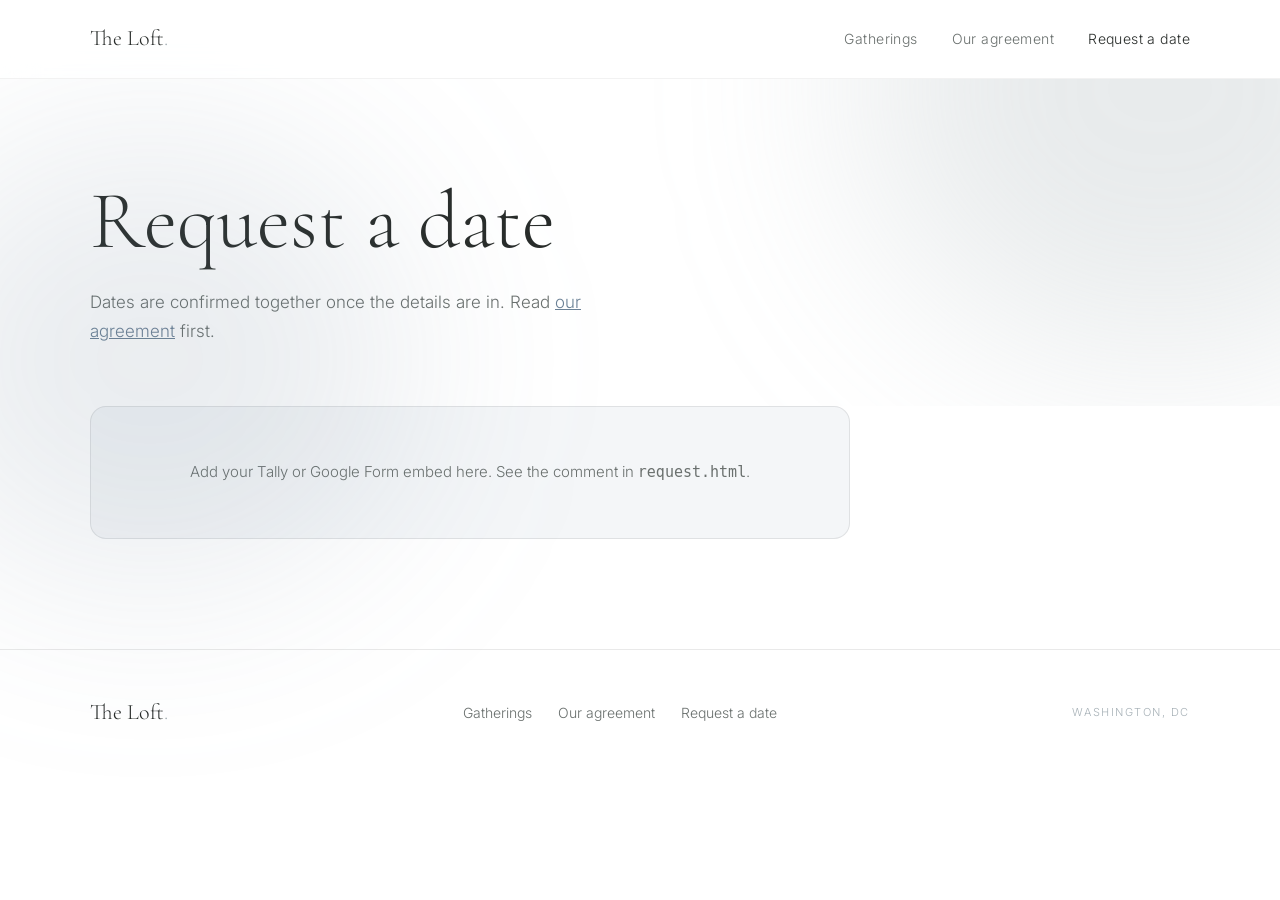
<file: request.html>
<!DOCTYPE html>
<html lang="en">
<head>
<meta charset="UTF-8" />
<meta name="viewport" content="width=device-width, initial-scale=1.0" />
<title>Request a date — The Loft</title>
<link rel="preconnect" href="https://fonts.googleapis.com" />
<link rel="preconnect" href="https://fonts.gstatic.com" crossorigin />
<link href="https://fonts.googleapis.com/css2?family=Cormorant+Garamond:ital,wght@0,300;0,400;1,300&family=Inter:wght@300;400&display=swap" rel="stylesheet" />
<link rel="stylesheet" href="css/style.css" />
</head>
<body>

<header class="site-header">
  <div class="wrap">
    <a class="brand" href="index.html">The&nbsp;Loft<span>.</span></a>
    <nav class="nav">
      <a href="index.html">Gatherings</a>
      <a href="understanding.html">Our agreement</a>
      <a href="request.html" aria-current="page">Request a date</a>
    </nav>
  </div>
</header>

<section class="page-head">
  <div class="aura aura-a"></div>
  <div class="wrap">
    <h1>Request a date</h1>
    <p>Dates are confirmed together once the details are in. Read <a href="understanding.html" style="color:var(--slate)">our agreement</a> first.</p>
  </div>
</section>

<div class="wrap">
  <div class="content">
    <div class="aura aura-b"></div>

    <!-- ============================================================
         BOOKING FORM
         Replace the .form-note block below with your embed iframe.

         TALLY (tally.so, free) — fields to include:
           Community · Name · Email or phone · Type of gathering ·
           Expected size · Preferred date · Alternate date ·
           Who is producing · Read our agreement (checkbox)
         Then: Share → Embed → copy the <iframe> and paste it here.

         GOOGLE FORMS — Send → < > → copy the <iframe> and paste here.
         ============================================================ -->
    <div class="form-slot">
      <div class="form-note">
        Add your Tally or Google Form embed here. See the comment in
        <code>request.html</code>.
      </div>
    </div>
  </div>
</div>

<footer class="site-footer">
  <div class="wrap">
    <a class="brand" href="index.html">The&nbsp;Loft<span>.</span></a>
    <nav class="footer-nav">
      <a href="index.html">Gatherings</a>
      <a href="understanding.html">Our agreement</a>
      <a href="request.html">Request a date</a>
    </nav>
    <div class="note">Washington, DC</div>
  </div>
</footer>

</body>
</html>
</file>
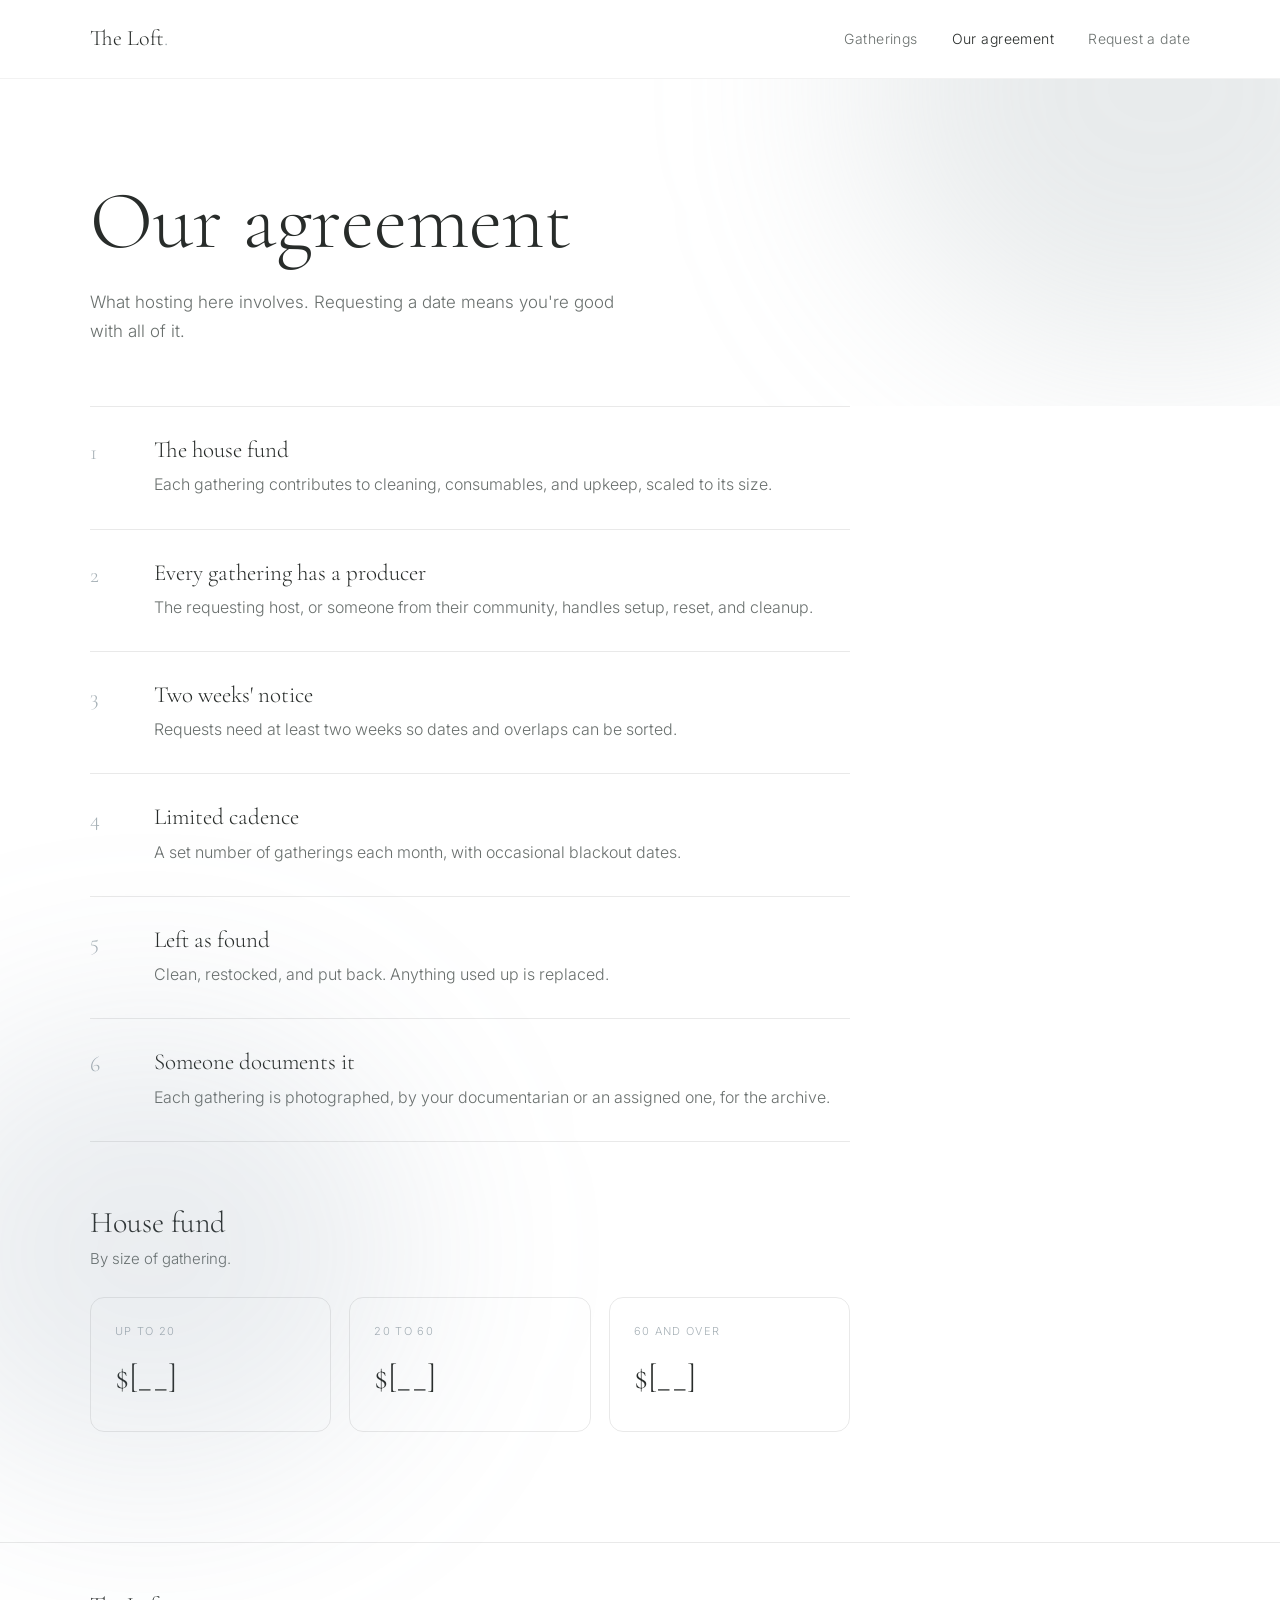
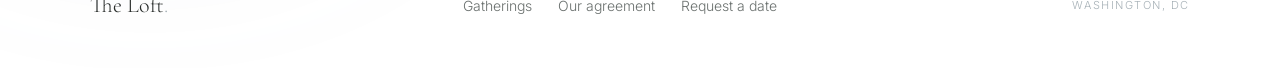
<file: understanding.html>
<!DOCTYPE html>
<html lang="en">
<head>
<meta charset="UTF-8" />
<meta name="viewport" content="width=device-width, initial-scale=1.0" />
<title>Our agreement — The Loft</title>
<link rel="preconnect" href="https://fonts.googleapis.com" />
<link rel="preconnect" href="https://fonts.gstatic.com" crossorigin />
<link href="https://fonts.googleapis.com/css2?family=Cormorant+Garamond:ital,wght@0,300;0,400;1,300&family=Inter:wght@300;400&display=swap" rel="stylesheet" />
<link rel="stylesheet" href="css/style.css" />
</head>
<body>

<header class="site-header">
  <div class="wrap">
    <a class="brand" href="index.html">The&nbsp;Loft<span>.</span></a>
    <nav class="nav">
      <a href="index.html">Gatherings</a>
      <a href="understanding.html" aria-current="page">Our agreement</a>
      <a href="request.html">Request a date</a>
    </nav>
  </div>
</header>

<section class="page-head">
  <div class="aura aura-a"></div>
  <div class="wrap">
    <h1>Our agreement</h1>
    <p>What hosting here involves. Requesting a date means you're good with all of it.</p>
  </div>
</section>

<div class="wrap">
  <div class="content">
    <div class="aura aura-b"></div>

    <div class="terms">
      <div class="term">
        <div class="n">1</div>
        <div>
          <h3>The house fund</h3>
          <p>Each gathering contributes to cleaning, consumables, and upkeep, scaled to its size.</p>
        </div>
      </div>
      <div class="term">
        <div class="n">2</div>
        <div>
          <h3>Every gathering has a producer</h3>
          <p>The requesting host, or someone from their community, handles setup, reset, and cleanup.</p>
        </div>
      </div>
      <div class="term">
        <div class="n">3</div>
        <div>
          <h3>Two weeks' notice</h3>
          <p>Requests need at least two weeks so dates and overlaps can be sorted.</p>
        </div>
      </div>
      <div class="term">
        <div class="n">4</div>
        <div>
          <h3>Limited cadence</h3>
          <p>A set number of gatherings each month, with occasional blackout dates.</p>
        </div>
      </div>
      <div class="term">
        <div class="n">5</div>
        <div>
          <h3>Left as found</h3>
          <p>Clean, restocked, and put back. Anything used up is replaced.</p>
        </div>
      </div>
      <div class="term">
        <div class="n">6</div>
        <div>
          <h3>Someone documents it</h3>
          <p>Each gathering is photographed, by your documentarian or an assigned one, for the archive.</p>
        </div>
      </div>
    </div>

    <h2 style="font-size:30px; margin:64px 0 6px;">House fund</h2>
    <p style="color:var(--ink-soft); font-size:15px; margin:0;">By size of gathering.</p>
    <div class="fund">
      <div class="row"><div class="size">Up to 20</div><div class="amt">$[__]</div></div>
      <div class="row"><div class="size">20 to 60</div><div class="amt">$[__]</div></div>
      <div class="row"><div class="size">60 and over</div><div class="amt">$[__]</div></div>
    </div>
  </div>
</div>

<footer class="site-footer">
  <div class="wrap">
    <a class="brand" href="index.html">The&nbsp;Loft<span>.</span></a>
    <nav class="footer-nav">
      <a href="index.html">Gatherings</a>
      <a href="understanding.html">Our agreement</a>
      <a href="request.html">Request a date</a>
    </nav>
    <div class="note">Washington, DC</div>
  </div>
</footer>

</body>
</html>
</file>
<file: css/style.css>
/* ============================================================
   THE LOFT
   Cool daylight, soft gradients, feathered image edges.
   ============================================================ */

:root {
  --white:    #FFFFFF;
  --mist:     #F4F6F8;
  --haze:     #ECF1F5;
  --sky:      #A7B1B7;
  --slate:    #6B8196;
  --ink:      #282C2A;
  --ink-soft: #6A706E;
  --hairline: rgba(40, 44, 42, 0.10);

  --serif: "Cormorant Garamond", Georgia, serif;
  --sans:  "Inter", system-ui, -apple-system, sans-serif;

  --wrap: 1180px;
}

* { box-sizing: border-box; }
html { scroll-behavior: smooth; }
@media (prefers-reduced-motion: reduce) { *, html { scroll-behavior:auto; animation:none !important; transition:none !important; } }

body {
  margin: 0;
  font-family: var(--sans);
  color: var(--ink);
  background: var(--white);
  font-size: 16px;
  line-height: 1.7;
  font-weight: 300;
  -webkit-font-smoothing: antialiased;
  overflow-x: hidden;
}

.wrap { width:100%; max-width: var(--wrap); margin:0 auto; padding: 0 40px; }
@media (max-width: 700px) { .wrap { padding: 0 22px; } }

h1,h2,h3 { font-family: var(--serif); font-weight: 300; line-height: 1.14; margin:0; }

a { color: inherit; }
:focus-visible { outline: 2px solid var(--slate); outline-offset: 4px; }

.aura { position:absolute; border-radius:50%; filter: blur(100px); pointer-events:none; z-index:0; }
.aura-a { width:600px; height:540px; background: rgba(167,177,183,0.26); }
.aura-b { width:520px; height:460px; background: rgba(107,129,150,0.14); }

/* ---------- header ---------- */
.site-header {
  position:sticky; top:0; z-index:40;
  background: rgba(255,255,255,0.80);
  backdrop-filter: blur(18px) saturate(1.4);
  border-bottom: 1px solid rgba(40,44,42,0.06);
}
.site-header .wrap { display:flex; align-items:center; justify-content:space-between; height:78px; }
.brand { font-family:var(--serif); font-size:22px; text-decoration:none; color:var(--ink); }
.brand span { color: var(--sky); }
.nav { display:flex; gap:34px; align-items:center; }
.nav a { text-decoration:none; font-size:14px; font-weight:300; color:var(--ink-soft); letter-spacing:0.03em; transition:color .2s; }
.nav a:hover, .nav a[aria-current="page"] { color:var(--ink); }
@media (max-width:760px){ .nav{ gap:20px; } .nav a{ font-size:13px; } }

/* ---------- page head ---------- */
.page-head { position:relative; padding: 96px 0 60px; overflow:hidden; }
.page-head .aura-a { top:-260px; right:-180px; }
.page-head--banner::before {
  content:""; position:absolute; inset:0; z-index:0;
  background: url("../images/the-loft-banner-gibly.jpeg") right center / cover no-repeat;
  opacity:1;
}
.page-head--banner::after {
  content:""; position:absolute; inset:0; z-index:1;
  background:
    linear-gradient(102deg, #fff 2%, rgba(255,255,255,0.8) 34%, rgba(255,255,255,0.2) 62%, rgba(255,255,255,0) 96%),
    linear-gradient(to bottom, rgba(255,255,255,0) 46%, rgba(255,255,255,0.5) 78%, #fff 100%);
}
@media (max-width:760px){
  /* full-width text on small screens: show the left–middle of the scene,
     stronger image with a soft top-to-bottom wash for legibility */
  .page-head--banner::before { opacity:0.85; background-position:30% center; }
  .page-head--banner::after {
    background: linear-gradient(to bottom,
      rgba(255,255,255,0.3) 0%, rgba(255,255,255,0.52) 46%,
      rgba(255,255,255,0.86) 84%, #fff 100%);
  }
  /* darker body copy holds contrast over the more-visible image */
  .page-head--banner p { color:var(--ink); }
}
.page-head .wrap { position:relative; z-index:2; }
.page-head h1 { font-size: clamp(46px, 7vw, 82px); }
.page-head p { color:var(--ink-soft); font-size:17px; max-width:56ch; margin:20px 0 0; font-weight:300; }

/* ---------- archive layout ---------- */
.archive { display:grid; grid-template-columns: 190px 1fr; gap: 60px; padding-bottom: 90px; position:relative; z-index:2; }
@media (max-width: 900px){
  .archive { grid-template-columns:1fr; gap:34px; }
  /* filter below the entries on small screens so it doesn't block the list */
  .archive .entries { order:1; }
  .archive .filters { order:2; }
}

.filters h2 { font-family:var(--sans); font-size:13px; font-weight:400; letter-spacing:0.14em; text-transform:uppercase; color:var(--ink); margin-bottom:18px; }
.filter-group { border-top:1px solid var(--hairline); padding: 16px 0; }
.filter {
  display:block; width:100%; text-align:left; background:none; border:none; cursor:pointer;
  font-family:var(--sans); font-size:15px; font-weight:300; color:var(--ink-soft);
  padding:5px 0; transition:color .18s;
}
.filter:hover { color:var(--ink); }
.filter[aria-pressed="true"] { color:var(--ink); font-weight:400; }
.filter[aria-pressed="true"]::before { content:"— "; color:var(--sky); }
.clear {
  margin-top:14px; width:100%; padding:11px; border-radius:999px;
  border:1px solid var(--hairline); background:transparent; cursor:pointer;
  font-family:var(--sans); font-size:13px; font-weight:300; color:var(--ink-soft); transition:all .2s;
}
.clear:hover { border-color:var(--ink); color:var(--ink); }

/* ---------- entries ---------- */
.entry { display:grid; grid-template-columns: 110px 1fr; gap:28px; padding: 40px 0; border-top:1px solid var(--hairline); }
.entry:last-child { border-bottom:1px solid var(--hairline); }
.entry .date { font-size:12px; letter-spacing:0.13em; text-transform:uppercase; color:var(--sky); padding-top:8px; line-height:1.6; }
.entry h3 { font-size: clamp(24px,2.6vw,32px); margin-bottom:12px; }
.tags { display:flex; flex-wrap:wrap; gap:8px; margin-bottom:22px; }
.blurb { font-size:16px; line-height:1.6; color:var(--slate); max-width:60ch; margin:-8px 0 22px; }
.tag {
  font-size:11px; letter-spacing:0.1em; text-transform:uppercase; font-weight:300;
  padding:5px 12px; border-radius:999px; background:var(--haze); color:var(--slate);
}
@media (max-width:640px){ .entry{ grid-template-columns:1fr; gap:12px; } .entry .date{ padding-top:0; } }

/* feathered image strip */
.strip { display:grid; grid-template-columns: repeat(4, 1fr); gap:14px; }
.shot {
  aspect-ratio: 1 / 1; border-radius:14px; overflow:hidden; position:relative;
  -webkit-mask-image: radial-gradient(132% 128% at 50% 50%, #000 58%, rgba(0,0,0,0.55) 82%, transparent 100%);
          mask-image: radial-gradient(132% 128% at 50% 50%, #000 58%, rgba(0,0,0,0.55) 82%, transparent 100%);
}
.shot img { width:100%; height:100%; object-fit:cover; display:block; }
.shot .ph { position:absolute; inset:0; display:flex; align-items:center; justify-content:center; font-size:10px; letter-spacing:0.16em; text-transform:uppercase; color:rgba(255,255,255,0.7); }
.g1 { background: linear-gradient(160deg,#D6DDE2 0%,#A98C74 52%,#5E4638 100%); }
.g2 { background: linear-gradient(160deg,#CFD9E0 0%,#8A99A6 50%,#4E5F6E 100%); }
.g3 { background: linear-gradient(160deg,#E0D6CC 0%,#B9977C 50%,#6B4B36 100%); }
.g4 { background: linear-gradient(160deg,#DCE3E8 0%,#9AA7B2 50%,#5A6B79 100%); }
@media (max-width:640px){ .strip{ grid-template-columns:repeat(2,1fr); } }

.empty { padding:64px 0; color:var(--ink-soft); font-size:15px; }

/* ---------- plain content pages ---------- */
.content { position:relative; padding-bottom:110px; z-index:2; }
.content .aura-b { bottom:60px; left:-200px; }
.terms { max-width: 760px; }
.term { padding: 30px 0; border-top:1px solid var(--hairline); display:grid; grid-template-columns: 42px 1fr; gap:22px; }
.term:last-child { border-bottom:1px solid var(--hairline); }
.term .n { font-family:var(--serif); font-size:22px; color:var(--sky); line-height:1.4; }
.term h3 { font-size:23px; margin-bottom:8px; }
.term p { margin:0; color:var(--ink-soft); font-size:16px; }
@media (max-width:640px){ .term{ grid-template-columns:1fr; gap:8px; } }

.fund { display:grid; grid-template-columns:repeat(3,1fr); gap:18px; max-width:760px; margin-top:26px; }
.fund .row { border:1px solid var(--hairline); border-radius:14px; padding:24px; }
.fund .size { font-size:11px; letter-spacing:0.12em; text-transform:uppercase; color:var(--sky); }
.fund .amt { font-family:var(--serif); font-size:34px; color:var(--ink); margin-top:8px; }
@media (max-width:700px){ .fund{ grid-template-columns:1fr; } }

.form-slot { max-width:760px; border:1px solid var(--hairline); border-radius:16px; overflow:hidden; background:var(--mist); }
.form-slot iframe { width:100%; min-height:680px; border:0; display:block; }
.form-note { padding:52px 34px; text-align:center; color:var(--ink-soft); font-size:15px; }

/* ---------- footer ---------- */
.site-footer { border-top:1px solid var(--hairline); background:var(--white); }
.site-footer .wrap { padding:44px 40px; display:flex; justify-content:space-between; align-items:center; gap:20px; flex-wrap:wrap; }
.site-footer .note { font-size:11px; letter-spacing:0.14em; text-transform:uppercase; color:var(--sky); }
.footer-nav { display:flex; gap:26px; font-size:14px; font-weight:300; }
.footer-nav a { text-decoration:none; color:var(--ink-soft); }
.footer-nav a:hover { color:var(--ink); }
</file>
